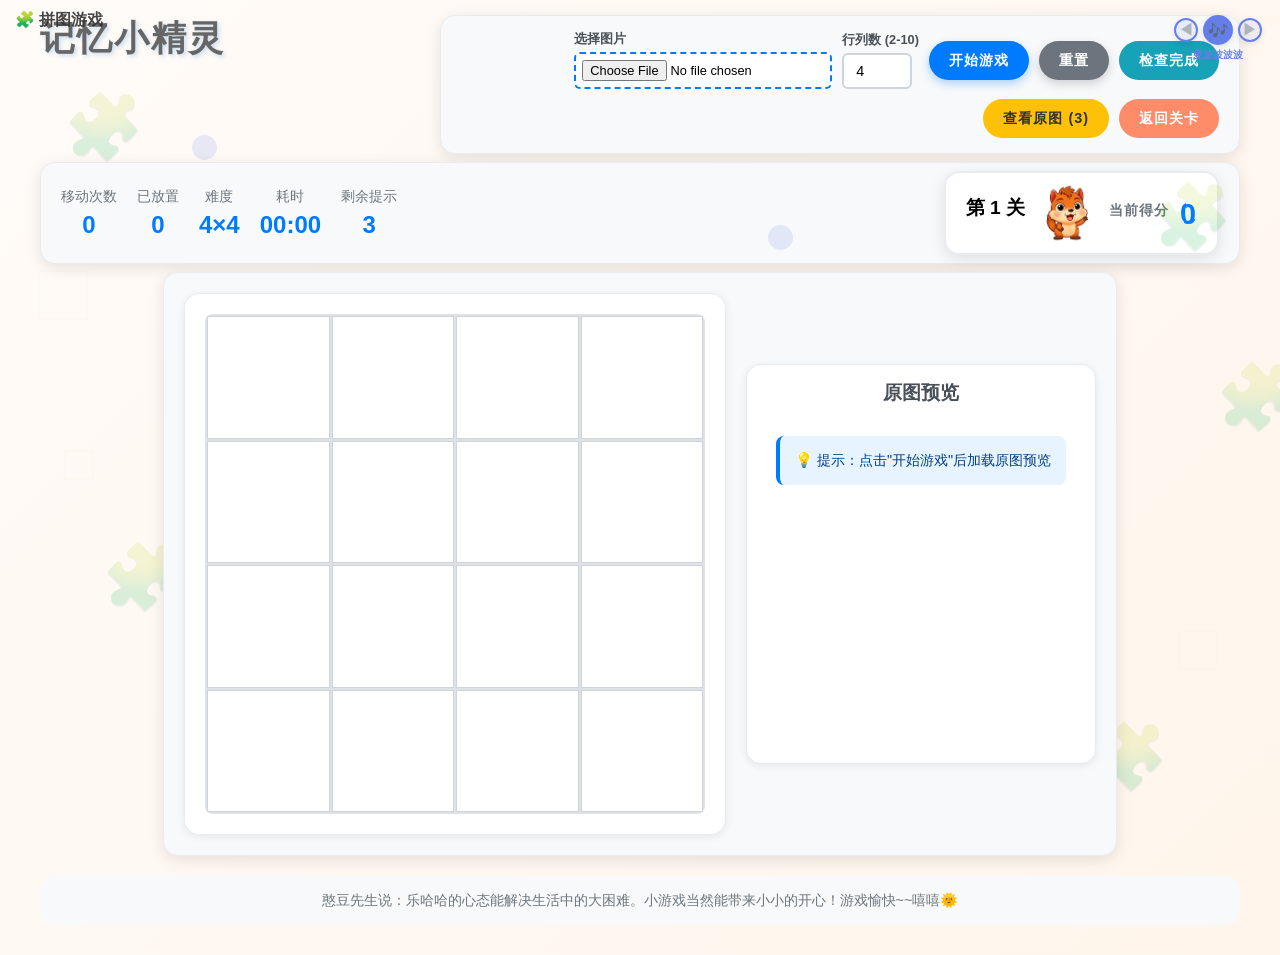
<file: puzzleWeb/level2/index.html>
<!DOCTYPE html>
<html lang="zh-CN">
<head>
    <meta charset="UTF-8">
    <meta name="viewport" content="width=device-width, initial-scale=1.0">
    <meta http-equiv="Cache-Control" content="no-cache, no-store, must-revalidate">
    <meta http-equiv="Pragma" content="no-cache">
    <meta http-equiv="Expires" content="0">
    <title>记忆拼图 - 第二关</title>
    <link rel="stylesheet" href="style.css?v=1.0.1_20260316">
</head>
<body>
    <!-- SVG滤镜定义 -->
    <svg style="position: absolute; width: 0; height: 0;">
        <defs>
            <filter id="wave">
                <feTurbulence type="fractalNoise" baseFrequency="0.01" numOctaves="3" result="noise" seed="1">
                    <animate attributeName="baseFrequency" values="0.01;0.02;0.01" dur="3s" repeatCount="indefinite"/>
                </feTurbulence>
                <feDisplacementMap in="SourceGraphic" in2="noise" scale="5" xChannelSelector="R" yChannelSelector="G">
                    <animate attributeName="scale" values="0;8;0" dur="3s" repeatCount="indefinite"/>
                </feDisplacementMap>
            </filter>
        </defs>
    </svg>
    <div class="game-logo">🧩 拼图游戏</div>
    
    <!-- 漂浮拼图碎片 -->
    <div class="floating-puzzle" style="top: 10%; left: 5%; animation-delay: 0s;">🧩</div>
    <div class="floating-puzzle" style="top: 20%; left: 90%; animation-delay: 5s;">🧩</div>
    <div class="floating-puzzle" style="top: 60%; left: 8%; animation-delay: 10s;">🧩</div>
    <div class="floating-puzzle" style="top: 80%; left: 85%; animation-delay: 15s;">🧩</div>
    <div class="floating-puzzle" style="top: 40%; left: 95%; animation-delay: 8s;">🧩</div>
    
    <!-- 粒子效果 -->
    <div class="particle" style="top: 15%; left: 15%; animation-delay: 0s;"></div>
    <div class="particle" style="top: 35%; left: 80%; animation-delay: 3s;"></div>
    <div class="particle" style="top: 55%; left: 25%; animation-delay: 6s;"></div>
    <div class="particle" style="top: 75%; left: 70%; animation-delay: 9s;"></div>
    <div class="particle" style="top: 25%; left: 60%; animation-delay: 12s;"></div>
    
    <!-- 几何图形 -->
    <div class="geometric" style="top: 30%; left: 3%; width: 50px; height: 50px; border: 2px solid rgba(102, 126, 234, 0.1); animation-delay: 0s;"></div>
    <div class="geometric" style="top: 70%; left: 92%; width: 40px; height: 40px; border: 2px solid rgba(255, 107, 107, 0.1); animation-delay: 7s;"></div>
    <div class="geometric" style="top: 50%; left: 5%; width: 30px; height: 30px; border: 2px solid rgba(86, 171, 47, 0.1); animation-delay: 14s;"></div>
    
    <!-- 音乐控制 -->
    <div class="music-controls">
        <div class="music-buttons">
            <div class="music-btn music-btn-small" id="prevMusic" onclick="changeMusic(-1)" title="上一首">◀</div>
            <div class="music-btn" id="toggleMusic" onclick="toggleMusic()" title="播放/暂停">🎵</div>
            <div class="music-btn music-btn-small" id="nextMusic" onclick="changeMusic(1)" title="下一首">▶</div>
        </div>
        <div class="music-name" id="musicName">播放音乐</div>
    </div>
    
    <div class="top-section">
        <header>
            <h1>记忆小精灵</h1>
        </header>
        
        <div class="controls">
            <div class="control-group">
                <label>选择图片</label>
                <input type="file" id="imageInput" accept="image/*">
            </div>
            <div class="control-group">
                <label>行列数 (2-10)</label>
                <input type="number" id="gridSize" value="4" min="2" max="10">
            </div>
            <button class="btn btn-primary" id="startBtn">开始游戏</button>
            <button class="btn btn-secondary" id="resetBtn">重置</button>
            <button class="btn btn-info" id="checkBtn">检查完成</button>
            <button class="btn btn-warning" id="hintBtn">查看原图 (3)</button>
            <button class="btn btn-back" id="backBtn">返回关卡</button>
        </div>
    </div>

    <div class="game-info" id="gameInfo" style="display: flex;">
        <div class="info-group-left">
            <div class="info-item">
                <span class="label">移动次数</span>
                <span class="value" id="moveCount">0</span>
            </div>
            <div class="info-item">
                <span class="label">已放置</span>
                <span class="value" id="placedCount">0</span>
            </div>
            <div class="info-item">
                <span class="label">难度</span>
                <span class="value" id="difficulty">3×3</span>
            </div>
            <div class="info-item">
                <span class="label">耗时</span>
                <span class="value" id="timeElapsed">00:00</span>
            </div>
            <div class="info-item">
                <span class="label">剩余提示</span>
                <span class="value" id="remainingHints">3</span>
            </div>
        </div>
        <div class="score-display">
            <div class="level-display" style="font-weight: bold; font-size: 1.2em; margin-bottom: 10px;">
                第 <span id="gameLevel">1</span> 关
            </div>
            <div class="squirrel-animation">
                <img src="../assets/images/1.jpg" alt="松鼠" class="squirrel-img squirrel-img-back" id="squirrelImgBack">
                <img src="../assets/images/1.jpg" alt="松鼠" class="squirrel-img squirrel-img-front" id="squirrelImgFront">
            </div>
            <div class="score-label">当前得分</div>
            <div class="score-value" id="currentScore">0</div>
        </div>
    </div>

    <div class="game-container" id="gameContainer" style="display: flex;">
        <div class="main-game-wrapper">
            <div class="puzzle-area">
                <div class="puzzle-grid" id="puzzleGrid"></div>
            </div>
            <div class="preview-area">
                <h3>原图预览</h3>
                <img class="preview-image" id="previewImage" src="" alt="预览">
                <div class="preview-timer" id="previewTimer" style="display: none;">
                    <p>预览倒计时: <span id="timerCount">5</span> 秒</p>
                </div>
                <div class="hint" id="previewHint">
                    💡 提示：点击"开始游戏"后加载原图预览
                </div>
            </div>
        </div>
    </div>

    <div class="complete-overlay" id="completeOverlay">
        <div class="complete-modal">
            <h2>🎉 恭喜拼图完成!</h2>
            <p>第 <span id="currentLevel">1</span> 关</p>
            <p>你移动了 <span id="finalMoves">0</span> 步</p>
            <p>耗时: <span id="finalTime">00:00</span></p>
            <p>使用提示: <span id="finalHints">0</span> 次</p>
            <p>最终得分: <span id="finalScore">0</span></p>
            <p>评级: <span id="finalGrade">-</span></p>
            <button class="btn btn-success" id="playAgainBtn">再玩一次</button>
            <button class="btn btn-primary" id="nextLevelBtn">下一关</button>
            <button class="btn btn-back" id="backToLevelsBtn">返回关卡</button>
        </div>
    </div>

    <div class="footer-text">
        憨豆先生说：乐哈哈的心态能解决生活中的大困难。小游戏当然能带来小小的开心！游戏愉快~~嘻嘻🌞
    </div>

    <script>
        // 音乐控制
        const bgmFiles = [
            '../assets/sounds/bgm/曼波波波波.mp3',
            '../assets/sounds/bgm/晴天.mp3'
        ];
        
        function extractFileName(filePath) {
            const parts = filePath.split('/');
            const fileName = parts[parts.length - 1];
            return fileName.replace('.mp3', '');
        }
        
        const musicNames = bgmFiles.map(extractFileName);
        let currentMusicIndex = 0;
        let bgm = null;
        let isPlaying = false;
        let userInteracted = false;
        
        function initAudio() {
            if (!bgm) {
                bgm = new Audio();
                bgm.src = bgmFiles[currentMusicIndex];
                bgm.loop = true;
                bgm.volume = 0.3;
                
                bgm.addEventListener('canplay', () => {
                    console.log('音频可以播放:', bgmFiles[currentMusicIndex]);
                });
                
                bgm.addEventListener('error', (e) => {
                    console.error('音频加载失败:', e);
                    console.error('文件路径:', bgmFiles[currentMusicIndex]);
                });
            }
        }
        
        document.addEventListener('click', () => {
            if (!userInteracted) {
                userInteracted = true;
                console.log('用户已交互，可以播放音频');
            }
        }, { once: true });
        
        document.addEventListener('keydown', () => {
            if (!userInteracted) {
                userInteracted = true;
                console.log('用户已交互，可以播放音频');
            }
        }, { once: true });
        
        // 页面加载后尝试自动播放
        window.addEventListener('load', () => {
            initAudio();
            setTimeout(() => {
                const playPromise = bgm.play();
                if (playPromise !== undefined) {
                    playPromise.then(() => {
                        isPlaying = true;
                        const btn = document.getElementById('toggleMusic');
                        btn.textContent = '🎶';
                        btn.classList.add('active');
                        console.log('自动播放成功');
                        updateMusicName();
                    }).catch(e => {
                        console.log('自动播放失败，等待用户交互:', e);
                    });
                }
            }, 500);
        });
        
        function toggleMusic() {
            initAudio();
            const btn = document.getElementById('toggleMusic');
            const nameEl = document.getElementById('musicName');
            if (isPlaying) {
                bgm.pause();
                btn.textContent = '🎵';
                btn.classList.remove('active');
                console.log('音乐暂停');
            } else {
                const playPromise = bgm.play();
                if (playPromise !== undefined) {
                    playPromise.then(() => {
                        btn.textContent = '🎶';
                        btn.classList.add('active');
                        console.log('音乐播放');
                    }).catch(e => {
                        console.error('播放失败:', e);
                    });
                }
            }
            isPlaying = !isPlaying;
            updateMusicName();
        }
        
        function updateMusicName() {
            const nameEl = document.getElementById('musicName');
            if (nameEl) {
                nameEl.textContent = musicNames[currentMusicIndex];
            }
        }
        
        function changeMusic(direction) {
            initAudio();
            currentMusicIndex = (currentMusicIndex + direction + bgmFiles.length) % bgmFiles.length;
            const wasPlaying = isPlaying;
            
            if (isPlaying) {
                bgm.pause();
                isPlaying = false;
            }
            
            bgm.src = bgmFiles[currentMusicIndex];
            console.log('切换到音乐:', bgmFiles[currentMusicIndex]);
            updateMusicName();
            
            bgm.load();
            bgm.addEventListener('canplay', () => {
                console.log('新音乐可以播放');
                bgm.play().then(() => {
                    isPlaying = true;
                    const btn = document.getElementById('toggleMusic');
                    btn.textContent = '🎶';
                    btn.classList.add('active');
                    console.log('音乐继续播放');
                }).catch(e => console.error('播放失败:', e));
            }, { once: true });
            
            bgm.addEventListener('error', (e) => {
                console.error('音乐加载失败:', e);
                console.error('文件路径:', bgmFiles[currentMusicIndex]);
            }, { once: true });
        }
    </script>

    <script src="game.js?v=1.0.1_20260316"></script>
</body>
</html>
</file>
<file: puzzleWeb/level2/style.css>
/* 代码保护 - 禁止用户选择和拖拽 */
body {
  -webkit-touch-callout: none;
  -webkit-user-select: none;
  -moz-user-select: none;
  -ms-user-select: none;
  user-select: none;
}

img, canvas {
  -webkit-user-drag: none;
  user-drag: none;
  pointer-events: none;
}

/* 原有样式 */
* {
    margin: 0;
    padding: 0;
    box-sizing: border-box;
}

body {
    font-family: 'Segoe UI', 'Microsoft YaHei', sans-serif;
    background: linear-gradient(135deg, #fffbf8 0%, #fff5eb 100%);
    min-height: 100vh;
    display: flex;
    flex-direction: column;
    align-items: center;
    padding: 15px;
    overflow-x: hidden;
    position: relative;
}

.game-logo {
    position: fixed;
    top: 10px;
    left: 15px;
    font-size: 1rem;
    color: rgba(51, 51, 51, 0.9);
    font-weight: bold;
    z-index: 1000;
    pointer-events: none;
}

.top-section {
    display: flex;
    align-items: center;
    justify-content: space-between;
    flex-wrap: wrap;
    width: 100%;
    max-width: 1200px;
    margin-bottom: 8px;
}

header {
    flex-shrink: 0;
    align-self: flex-start;
}

h1 {
    color: #666666;
    font-size: 2.2rem;
    font-weight: 800;
    margin: 0;
    letter-spacing: 2px;
    font-family: 'PingFang SC', 'Microsoft YaHei', sans-serif;
    text-shadow: 2px 2px 4px rgba(66, 153, 225, 0.3);
}

.controls {
    background: #f8f9fa;
    border-radius: 15px;
    padding: 15px 20px;
    box-shadow: 0 4px 15px rgba(0, 0, 0, 0.1);
    display: flex;
    flex-wrap: wrap;
    gap: 10px;
    align-items: center;
    justify-content: flex-end;
    max-width: 800px;
    border: 1px solid #e9ecef;
}

.control-group {
    display: flex;
    flex-direction: column;
    gap: 4px;
}

.control-group label {
    font-weight: 600;
    color: #495057;
    font-size: 0.8rem;
}

.control-group input[type="file"] {
    padding: 6px;
    border: 2px dashed #007bff;
    border-radius: 6px;
    cursor: pointer;
    background: #ffffff;
    font-size: 0.8rem;
    transition: all 0.3s ease;
}

.control-group input[type="file"]:hover {
    border-color: #0056b3;
    background: #f0f8ff;
}

.control-group input[type="number"] {
    padding: 8px 12px;
    border: 2px solid #ced4da;
    border-radius: 6px;
    font-size: 0.9rem;
    width: 70px;
    transition: all 0.3s ease;
}

.control-group input[type="number"]:focus {
    outline: none;
    border-color: #007bff;
    box-shadow: 0 0 0 0.2rem rgba(0, 123, 255, 0.25);
}

.btn {
    padding: 10px 20px;
    border: none;
    border-radius: 20px;
    font-size: 0.9rem;
    font-weight: 600;
    cursor: pointer;
    transition: all 0.3s ease;
    text-transform: uppercase;
    letter-spacing: 1px;
}

.btn-primary {
    background: #007bff;
    color: #fff;
    box-shadow: 0 4px 10px rgba(0, 123, 255, 0.3);
}

.btn-primary:hover {
    transform: translateY(-2px);
    background: #0069d9;
    box-shadow: 0 6px 15px rgba(0, 123, 255, 0.4);
}

.btn-secondary {
    background: #6c757d;
    color: #fff;
    box-shadow: 0 4px 10px rgba(108, 117, 125, 0.3);
}

.btn-secondary:hover {
    transform: translateY(-2px);
    background: #5a6268;
    box-shadow: 0 6px 15px rgba(108, 117, 125, 0.4);
}

.btn-success {
    background: #28a745;
    color: #fff;
    box-shadow: 0 4px 10px rgba(40, 167, 69, 0.3);
}

.btn-success:hover {
    transform: translateY(-2px);
    background: #218838;
    box-shadow: 0 6px 15px rgba(40, 167, 69, 0.4);
}

.btn-info {
    background: #17a2b8;
    color: white;
}

.btn-info:hover {
    background: #138496;
    transform: translateY(-2px);
}

.btn-warning {
    background: #ffc107;
    color: #333;
}

.btn-warning:hover {
    background: #e0a800;
    transform: translateY(-2px);
}

.btn-warning:disabled {
    opacity: 0.5;
    cursor: not-allowed;
    transform: none;
}

.btn-back {
    background: #ff8c69;
    color: white;
}

.btn-back:hover {
    background: #e67a52;
    transform: translateY(-2px);
}

.game-info {
    background: #f8f9fa;
    border-radius: 15px;
    padding: 8px 20px;
    box-shadow: 0 4px 15px rgba(0, 0, 0, 0.1);
    margin-bottom: 8px;
    display: flex;
    justify-content: space-between;
    align-items: center;
    max-width: 1200px;
    width: 100%;
    border: 1px solid #e9ecef;
    box-sizing: border-box;
}

.info-group-left {
    display: flex;
    gap: 20px;
    align-items: center;
}

.info-item {
    display: flex;
    flex-direction: column;
    align-items: center;
}

.info-item .label {
    font-size: 0.85rem;
    color: #6c757d;
    margin-bottom: 5px;
}

.info-item .value {
    font-size: 1.5rem;
    font-weight: 700;
    color: #007bff;
}

.score-display {
    background: #ffffff;
    border-radius: 15px;
    padding: 10px 20px;
    display: flex;
    flex-direction: row;
    align-items: center;
    gap: 12px;
    box-shadow: 0 4px 15px rgba(0, 0, 0, 0.1);
    border: 2px solid #e9ecef;
    min-width: 200px;
}

.squirrel-animation {
    width: 60px;
    height: 60px;
    margin-bottom: 0;
    overflow: hidden;
    border-radius: 10px;
    animation: squirrelPulse 3s ease-in-out infinite;
    position: relative;
    flex-shrink: 0;
}

.squirrel-img {
    width: 100%;
    height: 100%;
    object-fit: cover;
    display: block;
    position: absolute;
    top: 0;
    left: 0;
}

.squirrel-img-front {
    z-index: 2;
}

.squirrel-img-back {
    z-index: 1;
    visibility: hidden;
}

@keyframes squirrelPulse {
    0% {
        transform: scale(1) rotate(0deg);
    }
    20% {
        transform: scale(1.15) rotate(-4deg);
    }
    40% {
        transform: scale(0.90) rotate(4deg);
    }
    60% {
        transform: scale(1.10) rotate(-2deg);
    }
    80% {
        transform: scale(0.95) rotate(2deg);
    }
    100% {
        transform: scale(1) rotate(0deg);
    }
}

.score-label {
    font-size: 0.85rem;
    color: #6c757d;
    font-weight: 600;
    text-transform: uppercase;
    letter-spacing: 1px;
    margin-bottom: 4px;
    text-align: left;
}

.score-value {
    font-size: 1.8rem;
    font-weight: 800;
    line-height: 1;
    color: #007bff;
    filter: url(#wave);
}

.game-container {
    display: flex;
    justify-content: center;
    align-items: flex-start;
}

.main-game-wrapper {
    display: flex;
    gap: 20px;
    flex-wrap: wrap;
    justify-content: center;
    align-items: center;
    background: #f8f9fa;
    border-radius: 15px;
    padding: 20px;
    box-shadow: 0 4px 15px rgba(0, 0, 0, 0.1);
    width: 100%;
    max-width: 1400px;
    border: 1px solid #e9ecef;
    box-sizing: border-box;
    position: relative;
}

.puzzle-area {
    background: #ffffff;
    border-radius: 15px;
    padding: 20px;
    box-shadow: 0 2px 8px rgba(0, 0, 0, 0.08);
    border: 1px solid #e9ecef;
}

.puzzle-grid {
    display: grid;
    gap: 2px;
    background: #dee2e6;
    padding: 2px;
    border-radius: 8px;
    position: relative;
    overflow: visible;
}

.puzzle-cell {
    background: #ffffff;
    border: 1px solid #ced4da;
    display: flex;
    align-items: center;
    justify-content: center;
    font-size: 0.8rem;
    color: #6c757d;
}

.puzzle-piece {
    position: absolute;
    cursor: grab;
    transition: all 0.3s ease;
    user-select: none;
    border: 2px solid #ffffff;
    box-shadow: 0 4px 10px rgba(0, 0, 0, 0.15);
    border-radius: 4px;
}

.puzzle-piece:hover {
    z-index: 100;
    box-shadow: 0 6px 15px rgba(0, 0, 0, 0.25);
    transform: translateY(-2px);
}

.puzzle-piece.dragging {
    cursor: grabbing;
    z-index: 1000;
    opacity: 0.9;
    box-shadow: 0 8px 20px rgba(0, 0, 0, 0.35);
    transform: translateY(-4px);
}

.puzzle-piece.disabled {
    pointer-events: none;
    opacity: 0.5;
}

.preview-area {
    background: #ffffff;
    border-radius: 15px;
    padding: 15px;
    box-shadow: 0 2px 8px rgba(0, 0, 0, 0.08);
    text-align: center;
    border: 1px solid #e9ecef;
    width: 350px;
    min-height: 400px;
    display: flex;
    flex-direction: column;
    justify-content: flex-start;
    align-items: center;
    flex-shrink: 0;
}

.preview-area h3 {
    color: #495057;
    margin-bottom: 15px;
    font-size: 1.2rem;
}

.preview-image {
    max-width: 300px;
    max-height: 300px;
    border-radius: 8px;
    box-shadow: 0 4px 10px rgba(0, 0, 0, 0.15);
    transition: all 0.3s ease;
    display: block;
    margin: 0 auto;
}

.preview-image:hover {
    transform: scale(1.02);
    box-shadow: 0 6px 15px rgba(0, 0, 0, 0.25);
}

.preview-timer {
    background: #fff3cd;
    border: 1px solid #ffc107;
    border-radius: 8px;
    padding: 10px;
    margin-bottom: 15px;
    text-align: center;
}

.preview-timer p {
    margin: 0;
    color: #856404;
    font-weight: bold;
}

.preview-timer span {
    color: #d39e00;
    font-size: 1.2em;
}

.hint {
    margin-top: 15px;
    padding: 15px;
    background: #e7f3ff;
    border-radius: 8px;
    color: #004085;
    font-size: 0.9rem;
    border-left: 4px solid #007bff;
}

.complete-overlay {
    position: fixed;
    top: 0;
    left: 0;
    width: 100%;
    height: 100%;
    background: rgba(0, 0, 0, 0.7);
    display: none;
    justify-content: center;
    align-items: center;
    z-index: 2000;
}

.complete-overlay.show {
    display: flex;
}

.complete-modal {
    background: #ffffff;
    border-radius: 20px;
    padding: 50px;
    text-align: center;
    color: #495057;
    animation: popIn 0.5s ease;
    box-shadow: 0 20px 40px rgba(0, 0, 0, 0.15);
    max-width: 500px;
    width: 90%;
    border: 1px solid #e9ecef;
}

@keyframes popIn {
    0% {
        transform: scale(0.5);
        opacity: 0;
    }
    100% {
        transform: scale(1);
        opacity: 1;
    }
}

.complete-modal h2 {
    font-size: 3rem;
    margin-bottom: 20px;
    color: #28a745;
}

.complete-modal p {
    font-size: 1.2rem;
    margin-bottom: 30px;
    color: #6c757d;
}

@media (max-width: 768px) {
    .game-container {
        flex-direction: column;
        align-items: center;
    }

    h1 {
        font-size: 1.8rem;
    }

    .controls {
        padding: 15px;
    }

    .game-info {
        flex-direction: column;
        gap: 20px;
    }

    .info-group-left {
        flex-wrap: wrap;
        justify-content: center;
    }

    .score-display {
        width: 100%;
        min-width: auto;
    }
}

.footer-text {
    margin-top: 20px;
    padding: 15px;
    text-align: center;
    font-size: 0.9rem;
    color: #6c757d;
    background: #f8f9fa;
    border-radius: 15px;
    max-width: 1200px;
    width: 100%;
    box-sizing: border-box;
    margin-bottom: 15px;
}

/* 音乐控制容器 */
.music-controls {
    position: fixed;
    top: 10px;
    right: 10px;
    display: flex;
    flex-direction: column;
    align-items: center;
    gap: 3px;
    z-index: 1000;
    background: transparent;
    border-radius: 15px;
    padding: 5px 8px;
    border: none;
}

.music-buttons {
    display: flex;
    gap: 5px;
    align-items: center;
}

.music-btn {
    width: 30px;
    height: 30px;
    border-radius: 50%;
    background: rgba(102, 126, 234, 0.1);
    border: 2px solid #667eea;
    box-shadow: 0 2px 6px rgba(0, 0, 0, 0.1);
    cursor: pointer;
    font-size: 1rem;
    transition: all 0.3s ease;
    display: flex;
    align-items: center;
    justify-content: center;
}

.music-btn:hover {
    transform: scale(1.1);
    box-shadow: 0 3px 10px rgba(0, 0, 0, 0.2);
}

.music-btn.active {
    background: #667eea;
    color: white;
}

.music-btn-small {
    width: 24px;
    height: 24px;
    font-size: 1rem;
    color: #adb5bd;
}

.music-name {
    font-size: 0.65rem;
    color: #667eea;
    font-weight: 600;
    text-align: center;
    white-space: nowrap;
    overflow: hidden;
    text-overflow: ellipsis;
    max-width: 100px;
}

/* 漂浮拼图碎片 */
.floating-puzzle {
    position: fixed;
    font-size: 4rem;
    opacity: 0.15;
    pointer-events: none;
    z-index: 0;
    animation: float 20s infinite ease-in-out;
}

@keyframes float {
    0%, 100% {
        transform: translateY(0) rotate(0deg);
    }
    25% {
        transform: translateY(-30px) rotate(90deg);
    }
    50% {
        transform: translateY(0) rotate(180deg);
    }
    75% {
        transform: translateY(30px) rotate(270deg);
    }
}

/* 粒子效果 */
.particle {
    position: fixed;
    width: 25px;
    height: 25px;
    background: rgba(102, 126, 234, 0.15);
    border-radius: 50%;
    pointer-events: none;
    z-index: 0;
    animation: particleFloat 15s infinite ease-in-out;
}

@keyframes particleFloat {
    0%, 100% {
        transform: translateY(0) scale(1);
        opacity: 0.1;
    }
    50% {
        transform: translateY(-100px) scale(1.5);
        opacity: 0.2;
    }
}

/* 几何图形 */
.geometric {
    position: fixed;
    pointer-events: none;
    z-index: 0;
    opacity: 0.15;
    animation: geometricRotate 25s infinite linear;
}

@keyframes geometricRotate {
    0% {
        transform: rotate(0deg) scale(1);
    }
    50% {
        transform: rotate(180deg) scale(1.2);
    }
    100% {
        transform: rotate(360deg) scale(1);
    }
}
</file>
